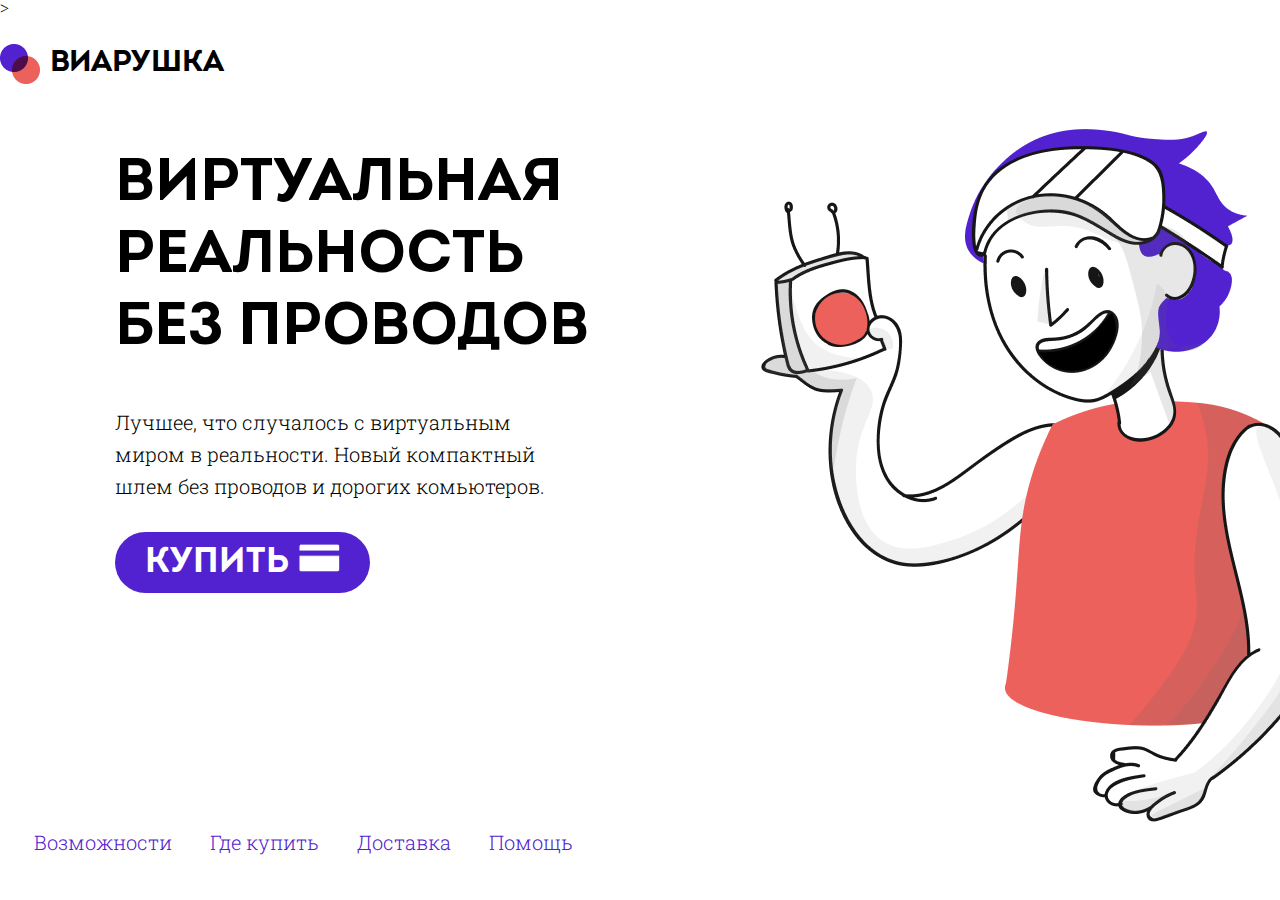
<file: index.html>
<!DOCTYPE html>
<html lang="en">

<head>
    <meta charset="UTF-8">
    <meta name="viewport" content="width=device-width, initial-scale=1.0">
    <title>Document</title>
    <link rel="stylesheet" href="assets/style/style.css">
</head>

<body>>
    <header class="header">
        <div class="header__flex">
            <img class="header__logo" src="assets/image/sign.png" alt="logo">
            <h1 class="header__title">Виарушка</h1>
        </div>

        <button type="button" class="container__button container__button_img">Корзина
            <img src="assets/image/basket.png" alt="icon" width="14" height="14">
        </button>

    </header>
    <main class="main">
        <div class="main__section">
            <h1 class="main__title">Виртуальная реальность без проводов</h1>
            <p class="main__text">Лучшее, что случалось с виртуальным миром в реальности. Новый компактный шлем без
                проводов и дорогих комьютеров.</p>
            <button class="main__button">Купить<img class="main__button-img" src="assets/image/card.png" alt="card"
                    width="41" height="28"></button>
        </div>
        <div class="main__image-block">
            <img class="main__image" src="assets/image/guy.png" alt="image">
        </div>
    </main>

    <footer class="footer">
        <nav class="footer__nav">
            <a class="footer__link" href="possibilities.html" target="_blank">Возможности</a>
            <a class="footer__link" href="#">Где купить</a>
            <a class="footer__link" href="#">Доставка</a>
            <a class="footer__link" href="#">Помощь</a>
        </nav>
    </footer>
</body>

</html>
</file>
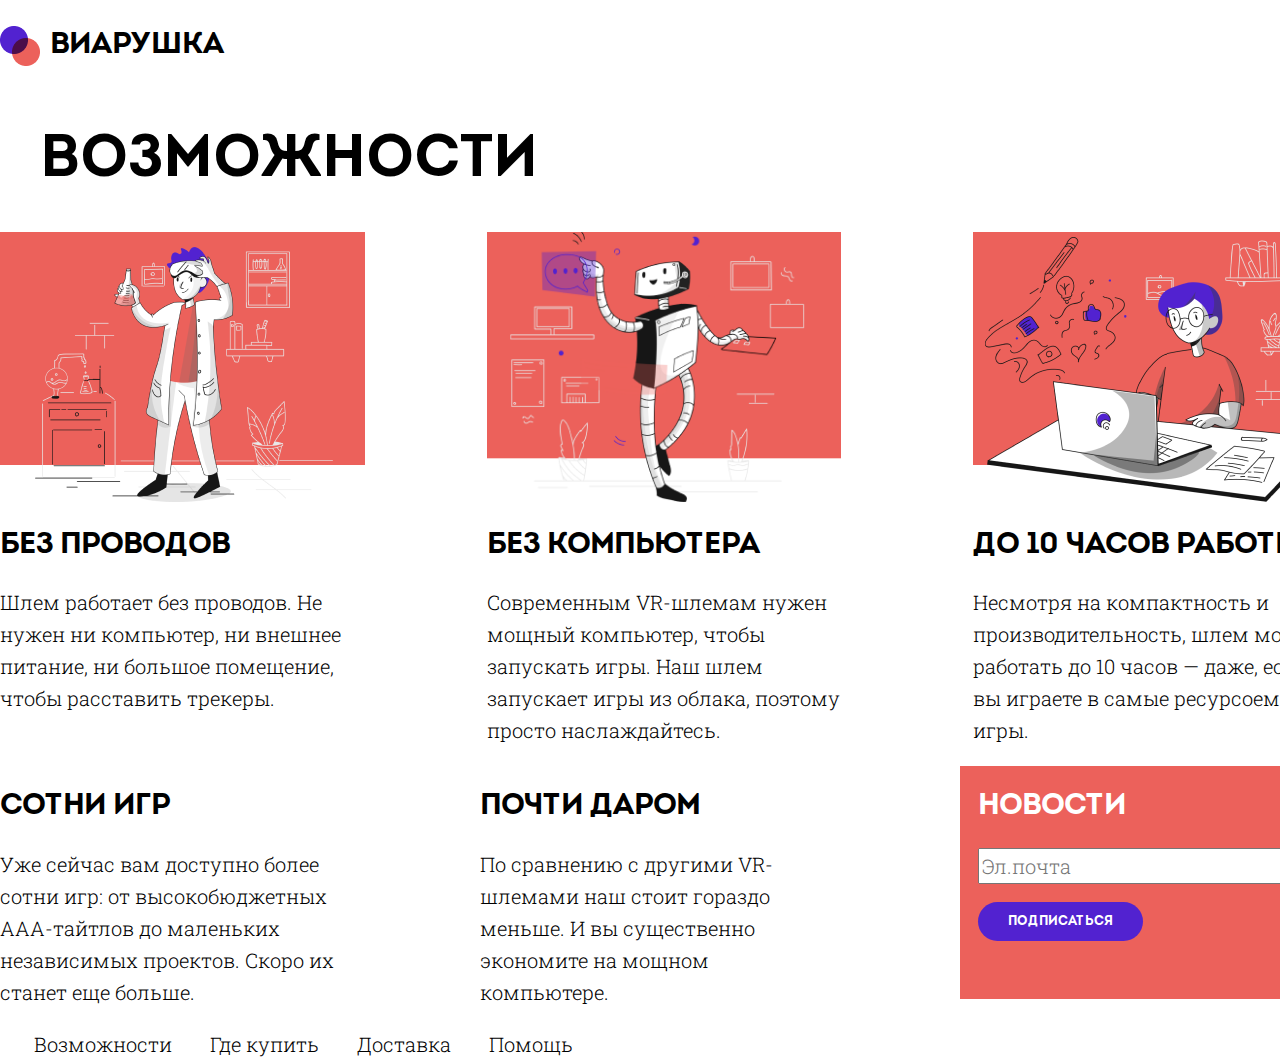
<file: possibilities.html>
<!DOCTYPE html>
<html lang="en">

<head>
    <meta charset="UTF-8">
    <meta name="viewport" content="width=device-width, initial-scale=1.0">
    <title>Document</title>
    <link rel="stylesheet" href="assets/style/possibilities.css">
</head>



<body>
    <!-- header с лого, заголовком и кнопкой -->
    <header class="header">
        <div class="header__flex">
            <img class="header__logo" src="assets/image/sign.png" alt="logo">
            <h1 class="header__title">Виарушка</h1>
        </div>

        <button type="button" class="container__button container__button_img">Корзина
            <img src="/assets/image/basket.png" alt="icon" width="14" height="14">
        </button>

    </header>
    <main class="main">
        <h1 class="main__title">Возможности</h1>

        <!-- карточки -->
        <div class="container">
            <div class="container__card1">
                <img class="card__img" src="assets/image/Illustration_4.png" alt="Scientist">
                <h2 class="card__title">Без проводов</h2>
                <p class="card__text">Шлем работает без проводов. Не нужен ни компьютер, ни внешнее питание, ни большое
                    помещение, чтобы расставить трекеры.</p>
            </div>

            <div class="container__card2">
                <img class="card__img" src="assets/image/Illustration_2.png" alt="Robot">
                <h2 class="card__title">Без компьютера</h2>
                <p class="card__text">Современным VR-шлемам нужен мощный компьютер, чтобы запускать игры. Наш шлем
                    запускает
                    игры из облака, поэтому просто наслаждайтесь.</p>
            </div>

            <div class="container__card3">
                <img class="card__img" src="assets/image/Illustration_9.png" alt="User">
                <h2 class="card__title">До 10 часов работы</h2>
                <p class="card__text">Несмотря на компактность и производительность, шлем может работать до 10 часов —
                    даже,
                    если вы играете в самые ресурсоемкие игры.</p>
            </div>
        </div>
        <!-- блоки без картинки -->
        <div class="container__desc">
            <div class="container__desc1">
                <h2 class="desc__title">Сотни игр</h2>
                <p class="desc__text">Уже сейчас вам доступно более сотни игр: от высокобюджетных ААА-тайтлов до
                    маленьких
                    независимых проектов. Скоро их станет еще больше.</p>
            </div>

            <div class="container__desc2">
                <h2 class="desc__title">Почти даром</h2>
                <p class="desc__text">По сравнению с другими VR-шлемами наш стоит гораздо меньше. И вы существенно
                    экономите
                    на
                    мощном компьютере.</p>
            </div>
            <!-- блок с подпиской на новости -->
            <div class="subscribe">
                <h2 class="subscribe__title">Новости</h2>
                <input class="subscribe__form" type="email" placeholder="Эл.почта">
                <button class="subscribe__button">Подписаться</button>
            </div>
        </div>
    </main>
    <!-- footer с ссылками -->
    <footer class="footer">
        <nav class="footer__nav">
            <a href="#" class="footer__link">Возможности</a>
            <a href="#" class="footer__link">Где купить</a>
            <a href="#" class="footer__link">Доставка</a>
            <a href="#" class="footer__link">Помощь</a>
        </nav>
    </footer>
</body>

</html>
</file>
<file: assets/style/style.css>
@font-face {
    font-weight: 700;
    font-family: "IntroBold";
    src: url(../fonts/IntroBold.ttf);
}

@font-face {
    font-weight: 300;
    font-family: "RobotoSlab-Light";
    src: url(../fonts/RobotoSlab-Light.ttf);
}
html
body {
    box-sizing: border-box;
    margin: 0 auto;
    width: 1440px;
    
} 

.header {
    display: flex;
    justify-content:space-between;
    align-items: center;
    
}

.header__flex {
    display: flex;
    align-items: center;
    
}

.header__title {
    padding: 10px;
    font-family: "IntroBold", sans-serif;
    text-transform: uppercase;
    font-size: 30px;
    
}

.container__button {
    font-family: "IntroBold", sans-serif;
    text-transform: uppercase;
    font-size: 13px;
    font-weight: 300;
    color: white;
    background-color: rgb(82,34,208);
    padding: 12px 30px;
    border-radius: 100px;
    border: none;
}

.main {
    display: flex;
    justify-content: space-evenly;
}

.main__title {
    width: 530px;
    font-family: "IntroBold", sans-serif;
    text-transform: uppercase;
    font-size: 60px;
    font-weight: 300;
    line-height: 72px;
    word-wrap: break-word;
}

.main__text {
    width: 470px;
    font-family: "RobotoSlab-Light", sans-serif;
    font-size: 20px;
    font-weight: 300;
    word-wrap: break-word;
    line-height: 32px;
}

.main__button {
    margin-top: 10px;
    font-family: "IntroBold", sans-serif;
    text-transform: uppercase;
    font-size: 35px;
    font-weight: 400;
    color: white;
    background-color: rgb(82,34,208);
    padding: 12px 30px;
    border-radius: 100px;
    border: none;
}

.main__button-img {
    margin-left: 10px;
}

.main__image-block {
    padding-top: 20px;
}

.footer__link {
    margin-left: 34px;
    text-decoration: none;
    color: #5222D0;
    font-size: 20px;
    font-family: "RobotoSlab-Light", sans-serif;
    font-weight: 300;
    line-height: 32px;
    
}
</file>
<file: assets/style/possibilities.css>
@font-face {
    font-weight: 700;
    font-family: "IntroBold";
    src: url(../fonts/IntroBold.ttf);
}

@font-face {
    font-weight: 300;
    font-family: "RobotoSlab-Light";
    src: url(../fonts/RobotoSlab-Light.ttf);
}

html
body {
    box-sizing: border-box;
    margin: 0 auto;
    width: 1440px;
    
} 

.header {
    display: flex;
    justify-content:space-between;
    align-items: center;
    
}

.header__flex {
    display: flex;
    align-items: center;
    
}

.header__title {
    padding: 10px;
    font-family: "IntroBold", sans-serif;
    text-transform: uppercase;
    font-size: 30px;
    
}

.container__button {
    font-family: "IntroBold", sans-serif;
    text-transform: uppercase;
    font-size: 13px;
    font-weight: 300;
    color: white;
    background-color: rgb(82,34,208);
    padding: 12px 30px;
    border-radius: 100px;
    border: none;
}

.main__title {
    padding-left: 40px;
    font-family: "IntroBold", sans-serif;
    text-transform: uppercase;
    font-size: 60px;
    font-weight: 300;
}

.container {
    padding: 0;
    display: grid;
    grid-template-columns: 1fr 1fr 1fr;
    gap: 20px;
}

.card__img {
    height: 270px;
}

.card__title {
    font-family: "IntroBold", sans-serif;
    text-transform: uppercase;
    font-size: 30px;
}

.card__text {
    width: 360px;
    font-family: "RobotoSlab-Light", sans-serif;
    font-size: 20px;
    font-weight: 300;
    word-wrap: break-word;
    line-height: 32px;
}

.container__desc {
    display: grid;
    grid-template-columns: 1fr 1fr 1fr;
}

.desc__title {
    font-family: "IntroBold", sans-serif;
    text-transform: uppercase;
    font-size: 30px;
    line-height: 32px;
}

.desc__text {
    width: 360px;
    font-family: "RobotoSlab-Light", sans-serif;
    font-size: 20px;
    font-weight: 300;
    word-wrap: break-word;
    line-height: 32px;
}

.subscribe {
    width: 365px;
    height: 233px;
    background-color: #EC615B;
}

.subscribe__title {
    padding-left: 18px;
    font-family: "IntroBold", sans-serif;
    text-transform: uppercase;
    font-size: 30px;
    line-height: 32px;
    color: white;
}

.subscribe__button {
    margin: 18px 18px;
    font-family: "IntroBold", sans-serif;
    text-transform: uppercase;
    font-size: 13px;
    font-weight: 300;
    color: white;
    background-color: rgb(82,34,208);
    padding: 13px 30px;
    border-radius: 100px;
    border: none;
}

.subscribe__form {
    margin-left: 18px;
    width: 300px;
    height: 30px;
    font-size: 20px;
font-family: "RobotoSlab-Light", sans-serif;
font-weight: 300;
line-height: 32px;
word-wrap: break-word
}

.footer__link {
    padding-top: 20px;
    margin-left: 34px;
    text-decoration: none;
    color: black;
    font-size: 20px;
    font-family: "RobotoSlab-Light", sans-serif;
    font-weight: 300;
    line-height: 32px;
    
}
</file>
